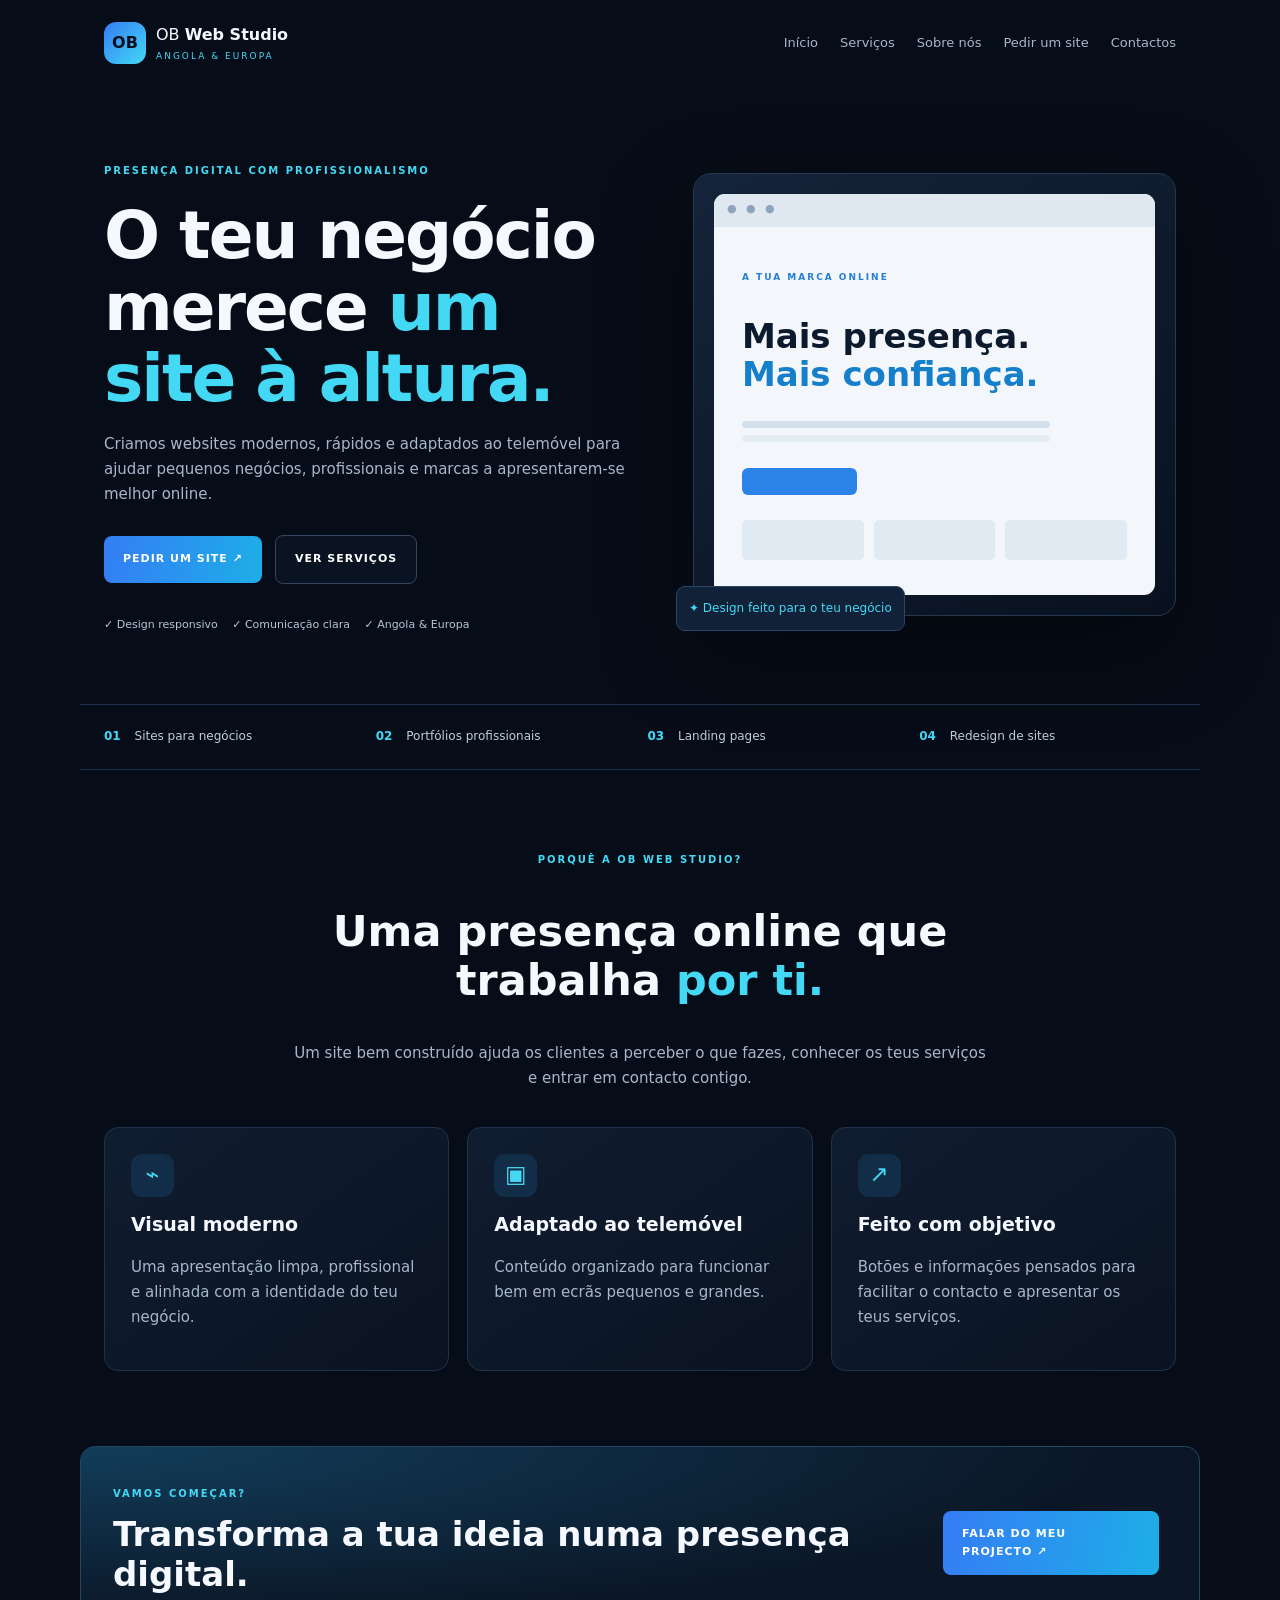
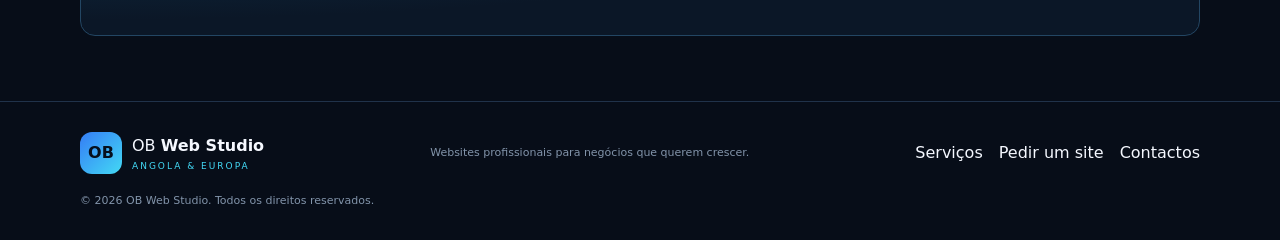
<file: index.html>
<!doctype html><html lang="pt"><head><meta charset="utf-8"><meta name="viewport" content="width=device-width,initial-scale=1"><meta name="description" content="Websites profissionais para Angola e Europa"><title>OB Web Studio | Sites profissionais</title><link rel="stylesheet" href="style.css"></head><body>
<header><a class="brand" href="index.html"><span class="logo">OB</span><span>OB <b>Web Studio</b><small>ANGOLA & EUROPA</small></span></a><button class="hamb" onclick="document.querySelector('nav').classList.toggle('open')">☰</button><nav><a href="index.html">Início</a><a href="servicos.html">Serviços</a><a href="sobre.html">Sobre nós</a><a href="pedido.html">Pedir um site</a><a href="contactos.html">Contactos</a></nav></header>
<main><section class="hero"><div><span class="eyebrow">PRESENÇA DIGITAL COM PROFISSIONALISMO</span><h1>O teu negócio merece <em>um site à altura.</em></h1><p>Criamos websites modernos, rápidos e adaptados ao telemóvel para ajudar pequenos negócios, profissionais e marcas a apresentarem-se melhor online.</p><a class="btn" href="pedido.html">PEDIR UM SITE ↗</a> <a class="btn alt" href="servicos.html">VER SERVIÇOS</a><div class="ticks">✓ Design responsivo　 ✓ Comunicação clara　 ✓ Angola & Europa</div></div><div class="preview"><div class="browser"><div class="dots">● ● ●</div><div class="mock"><small>A TUA MARCA ONLINE</small><h2>Mais presença.<br><em>Mais confiança.</em></h2><div class="line"></div><div class="buttonfake"></div><div class="blocks"><i></i><i></i><i></i></div></div></div><div class="badge">✦ Design feito para o teu negócio</div></div></section>
<section class="stats"><div><b>01</b> Sites para negócios</div><div><b>02</b> Portfólios profissionais</div><div><b>03</b> Landing pages</div><div><b>04</b> Redesign de sites</div></section>
<section class="section"><div class="center"><span class="eyebrow">PORQUÊ A OB WEB STUDIO?</span><h2>Uma presença online que trabalha <em>por ti.</em></h2><p>Um site bem construído ajuda os clientes a perceber o que fazes, conhecer os teus serviços e entrar em contacto contigo.</p></div><div class="grid three"><article><span class="icon">⌁</span><h3>Visual moderno</h3><p>Uma apresentação limpa, profissional e alinhada com a identidade do teu negócio.</p></article><article><span class="icon">▣</span><h3>Adaptado ao telemóvel</h3><p>Conteúdo organizado para funcionar bem em ecrãs pequenos e grandes.</p></article><article><span class="icon">↗</span><h3>Feito com objetivo</h3><p>Botões e informações pensados para facilitar o contacto e apresentar os teus serviços.</p></article></div></section>
<section class="callout"><div><span class="eyebrow">VAMOS COMEÇAR?</span><h2>Transforma a tua ideia numa presença digital.</h2></div><a class="btn" href="pedido.html">FALAR DO MEU PROJECTO ↗</a></section></main>
<footer><a class="brand" href="index.html"><span class="logo">OB</span><span>OB <b>Web Studio</b><small>ANGOLA & EUROPA</small></span></a><p>Websites profissionais para negócios que querem crescer.</p><div><a href="servicos.html">Serviços</a>　<a href="pedido.html">Pedir um site</a>　<a href="contactos.html">Contactos</a></div><small>© <span id="year"></span> OB Web Studio. Todos os direitos reservados.</small></footer><script src="script.js"></script></body></html>
</file>
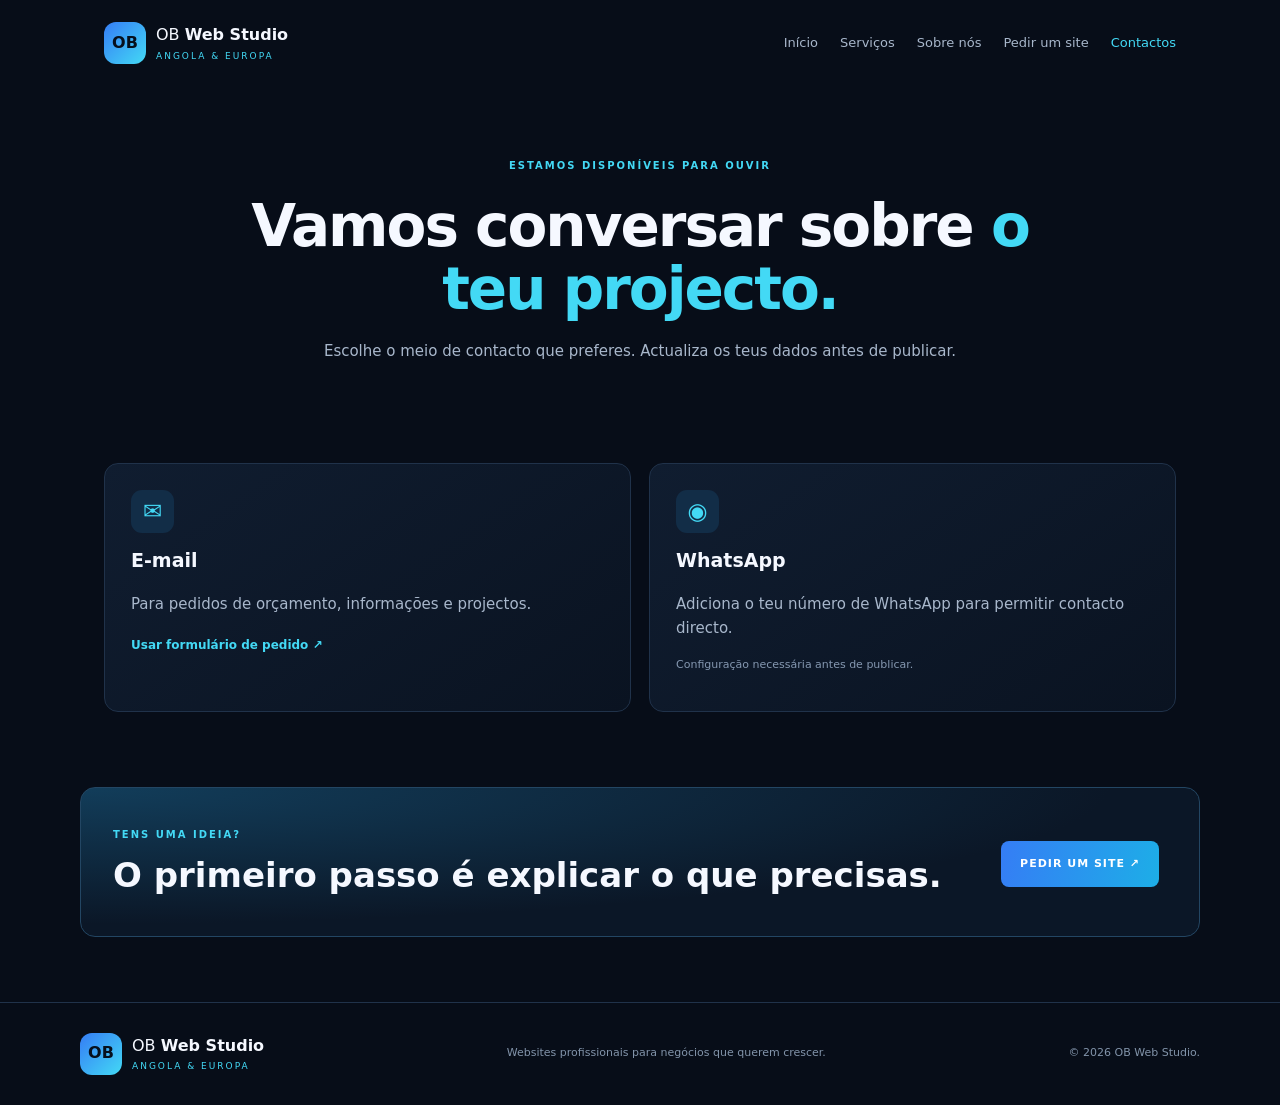
<file: contactos.html>
<!doctype html><html lang="pt"><head><meta charset="utf-8"><meta name="viewport" content="width=device-width,initial-scale=1"><title>Contactos | OB Web Studio</title><link rel="stylesheet" href="style.css"></head><body><header><a class="brand" href="index.html"><span class="logo">OB</span><span>OB <b>Web Studio</b><small>ANGOLA & EUROPA</small></span></a><button class="hamb" onclick="document.querySelector('nav').classList.toggle('open')">☰</button><nav><a href="index.html">Início</a><a href="servicos.html">Serviços</a><a href="sobre.html">Sobre nós</a><a href="pedido.html">Pedir um site</a><a class="active" href="contactos.html">Contactos</a></nav></header><section class="pagehead"><span class="eyebrow">ESTAMOS DISPONÍVEIS PARA OUVIR</span><h1>Vamos conversar sobre <em>o teu projecto.</em></h1><p>Escolhe o meio de contacto que preferes. Actualiza os teus dados antes de publicar.</p></section><section class="section grid two"><article><span class="icon">✉</span><h3>E-mail</h3><p>Para pedidos de orçamento, informações e projectos.</p><a class="link" href="pedido.html">Usar formulário de pedido ↗</a></article><article><span class="icon">◉</span><h3>WhatsApp</h3><p>Adiciona o teu número de WhatsApp para permitir contacto directo.</p><p class="note">Configuração necessária antes de publicar.</p></article></section><section class="callout"><div><span class="eyebrow">TENS UMA IDEIA?</span><h2>O primeiro passo é explicar o que precisas.</h2></div><a class="btn" href="pedido.html">PEDIR UM SITE ↗</a></section><footer><a class="brand" href="index.html"><span class="logo">OB</span><span>OB <b>Web Studio</b><small>ANGOLA & EUROPA</small></span></a><p>Websites profissionais para negócios que querem crescer.</p><small>© <span id="year"></span> OB Web Studio.</small></footer><script src="script.js"></script></body></html>
</file>
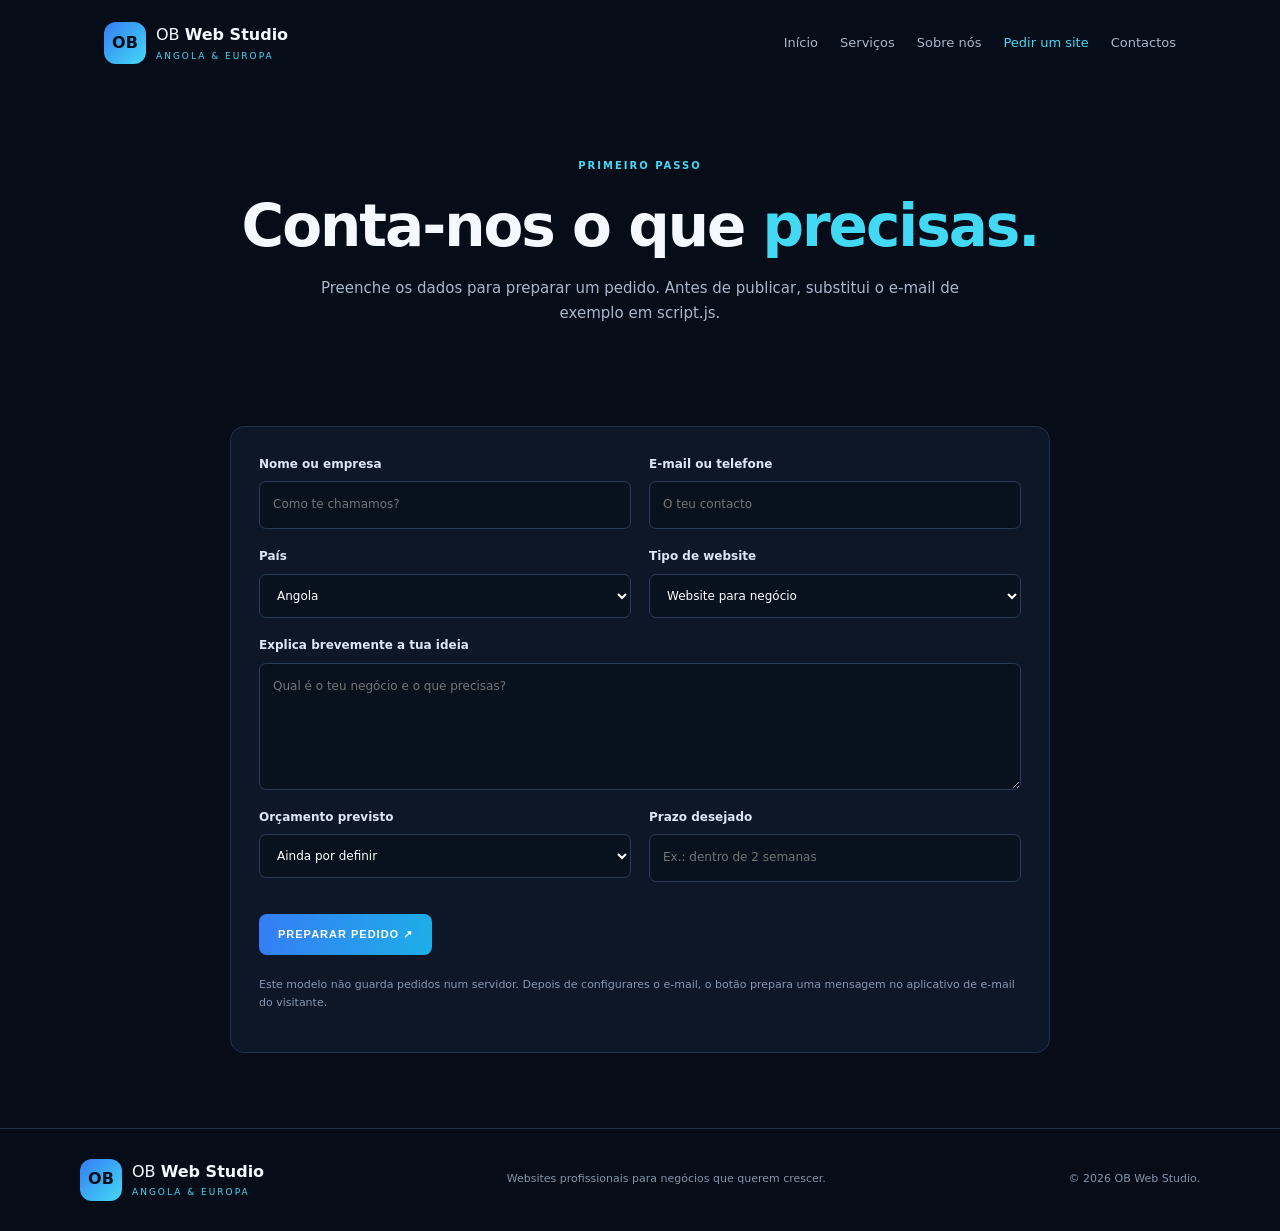
<file: pedido.html>
<!doctype html><html lang="pt"><head><meta charset="utf-8"><meta name="viewport" content="width=device-width,initial-scale=1"><title>Pedir um site | OB Web Studio</title><link rel="stylesheet" href="style.css"></head><body><header><a class="brand" href="index.html"><span class="logo">OB</span><span>OB <b>Web Studio</b><small>ANGOLA & EUROPA</small></span></a><button class="hamb" onclick="document.querySelector('nav').classList.toggle('open')">☰</button><nav><a href="index.html">Início</a><a href="servicos.html">Serviços</a><a href="sobre.html">Sobre nós</a><a class="active" href="pedido.html">Pedir um site</a><a href="contactos.html">Contactos</a></nav></header><section class="pagehead"><span class="eyebrow">PRIMEIRO PASSO</span><h1>Conta-nos o que <em>precisas.</em></h1><p>Preenche os dados para preparar um pedido. Antes de publicar, substitui o e-mail de exemplo em script.js.</p></section><section class="section"><form id="requestForm"><label>Nome ou empresa<input name="name" required placeholder="Como te chamamos?"></label><label>E-mail ou telefone<input name="contact" required placeholder="O teu contacto"></label><label>País<select name="country"><option>Angola</option><option>Portugal</option><option>Outro país europeu</option><option>Outro</option></select></label><label>Tipo de website<select name="type"><option>Website para negócio</option><option>Portfólio profissional</option><option>Landing page</option><option>Redesign de website</option><option>Ainda não sei</option></select></label><label class="wide">Explica brevemente a tua ideia<textarea name="details" rows="5" placeholder="Qual é o teu negócio e o que precisas?"></textarea></label><label>Orçamento previsto<select name="budget"><option>Ainda por definir</option><option>Até 50 € / valor equivalente</option><option>50–150 € / valor equivalente</option><option>150 € ou mais / valor equivalente</option></select></label><label>Prazo desejado<input name="deadline" placeholder="Ex.: dentro de 2 semanas"></label><div class="wide"><button class="btn" type="submit">PREPARAR PEDIDO ↗</button><p class="note">Este modelo não guarda pedidos num servidor. Depois de configurares o e-mail, o botão prepara uma mensagem no aplicativo de e-mail do visitante.</p><p id="formStatus" class="note" role="status"></p></div></form></section><footer><a class="brand" href="index.html"><span class="logo">OB</span><span>OB <b>Web Studio</b><small>ANGOLA & EUROPA</small></span></a><p>Websites profissionais para negócios que querem crescer.</p><small>© <span id="year"></span> OB Web Studio.</small></footer><script src="script.js"></script></body></html>
</file>
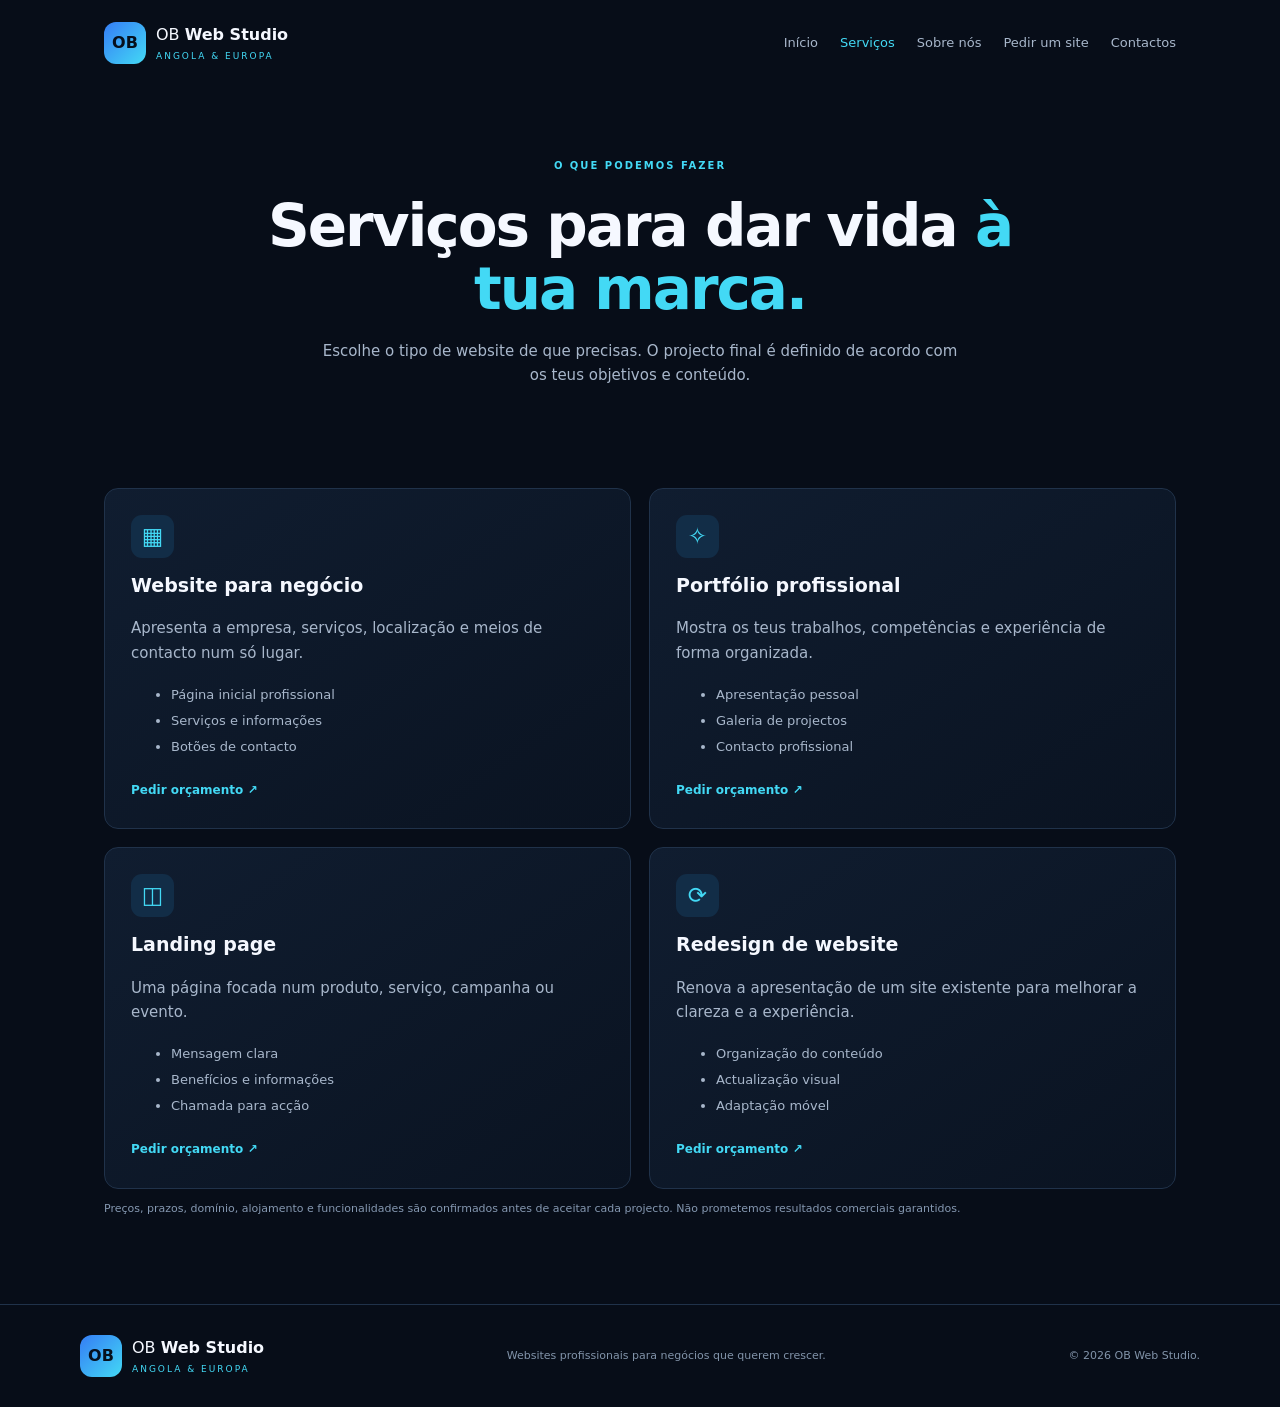
<file: servicos.html>
<!doctype html><html lang="pt"><head><meta charset="utf-8"><meta name="viewport" content="width=device-width,initial-scale=1"><title>Serviços | OB Web Studio</title><link rel="stylesheet" href="style.css"></head><body><header><a class="brand" href="index.html"><span class="logo">OB</span><span>OB <b>Web Studio</b><small>ANGOLA & EUROPA</small></span></a><button class="hamb" onclick="document.querySelector('nav').classList.toggle('open')">☰</button><nav><a href="index.html">Início</a><a class="active" href="servicos.html">Serviços</a><a href="sobre.html">Sobre nós</a><a href="pedido.html">Pedir um site</a><a href="contactos.html">Contactos</a></nav></header><section class="pagehead"><span class="eyebrow">O QUE PODEMOS FAZER</span><h1>Serviços para dar vida <em>à tua marca.</em></h1><p>Escolhe o tipo de website de que precisas. O projecto final é definido de acordo com os teus objetivos e conteúdo.</p></section><section class="section"><div class="grid two"><article><span class="icon">▦</span><h3>Website para negócio</h3><p>Apresenta a empresa, serviços, localização e meios de contacto num só lugar.</p><ul><li>Página inicial profissional</li><li>Serviços e informações</li><li>Botões de contacto</li></ul><a class="link" href="pedido.html">Pedir orçamento ↗</a></article><article><span class="icon">✧</span><h3>Portfólio profissional</h3><p>Mostra os teus trabalhos, competências e experiência de forma organizada.</p><ul><li>Apresentação pessoal</li><li>Galeria de projectos</li><li>Contacto profissional</li></ul><a class="link" href="pedido.html">Pedir orçamento ↗</a></article><article><span class="icon">◫</span><h3>Landing page</h3><p>Uma página focada num produto, serviço, campanha ou evento.</p><ul><li>Mensagem clara</li><li>Benefícios e informações</li><li>Chamada para acção</li></ul><a class="link" href="pedido.html">Pedir orçamento ↗</a></article><article><span class="icon">⟳</span><h3>Redesign de website</h3><p>Renova a apresentação de um site existente para melhorar a clareza e a experiência.</p><ul><li>Organização do conteúdo</li><li>Actualização visual</li><li>Adaptação móvel</li></ul><a class="link" href="pedido.html">Pedir orçamento ↗</a></article></div><p class="note">Preços, prazos, domínio, alojamento e funcionalidades são confirmados antes de aceitar cada projecto. Não prometemos resultados comerciais garantidos.</p></section><footer><a class="brand" href="index.html"><span class="logo">OB</span><span>OB <b>Web Studio</b><small>ANGOLA & EUROPA</small></span></a><p>Websites profissionais para negócios que querem crescer.</p><small>© <span id="year"></span> OB Web Studio.</small></footer><script src="script.js"></script></body></html>
</file>
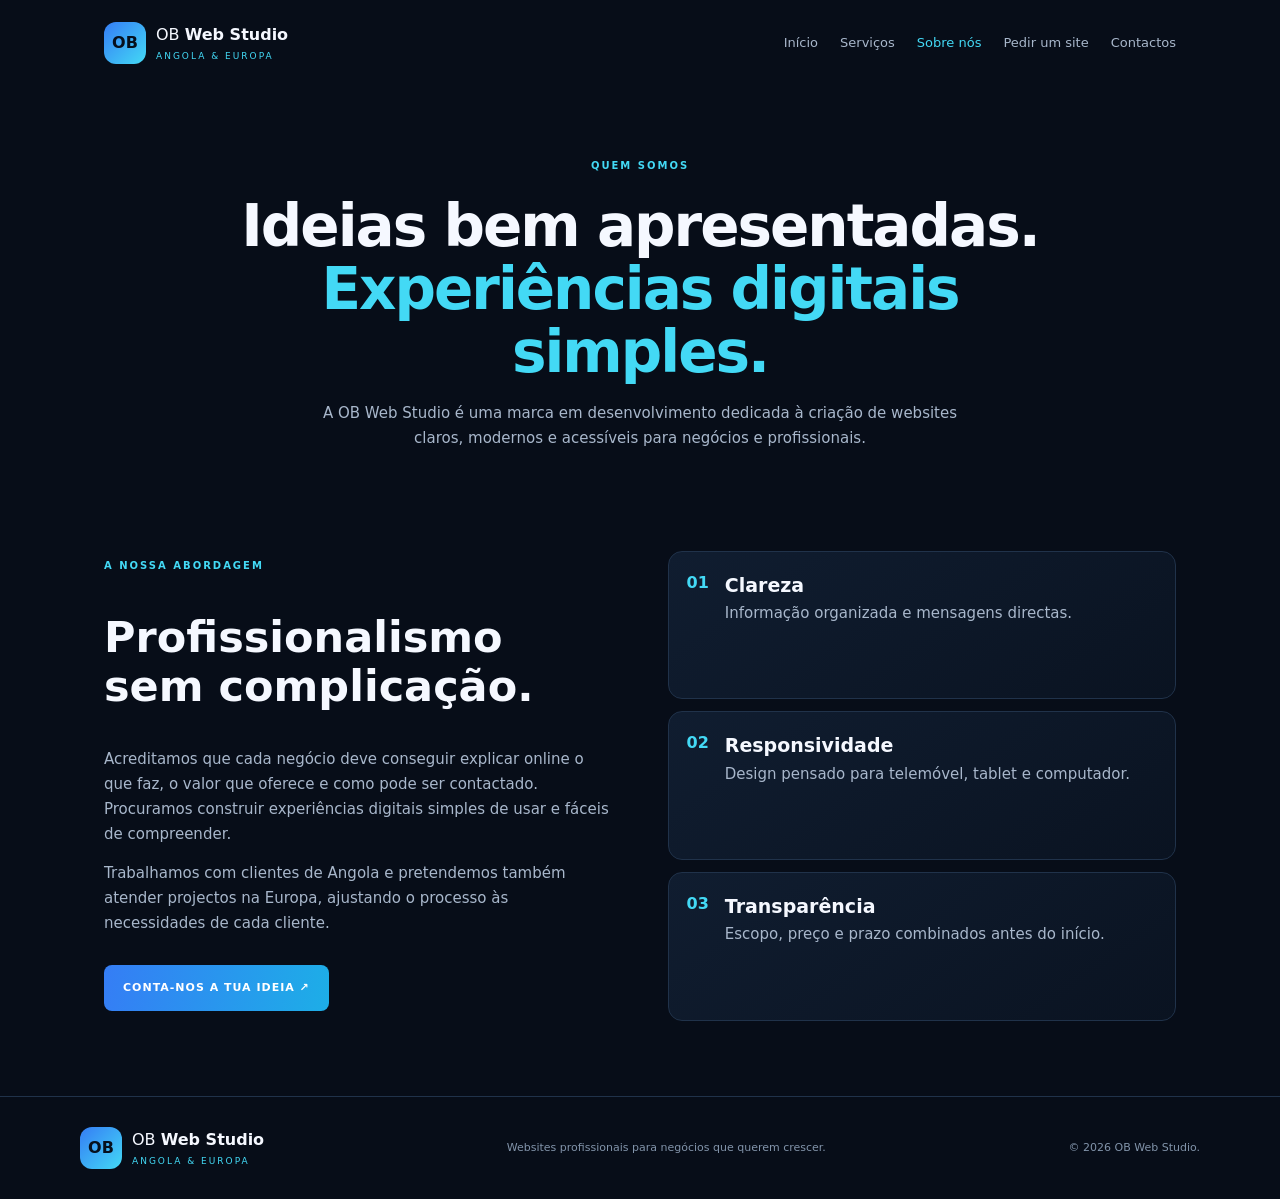
<file: sobre.html>
<!doctype html><html lang="pt"><head><meta charset="utf-8"><meta name="viewport" content="width=device-width,initial-scale=1"><title>Sobre nós | OB Web Studio</title><link rel="stylesheet" href="style.css"></head><body><header><a class="brand" href="index.html"><span class="logo">OB</span><span>OB <b>Web Studio</b><small>ANGOLA & EUROPA</small></span></a><button class="hamb" onclick="document.querySelector('nav').classList.toggle('open')">☰</button><nav><a href="index.html">Início</a><a href="servicos.html">Serviços</a><a class="active" href="sobre.html">Sobre nós</a><a href="pedido.html">Pedir um site</a><a href="contactos.html">Contactos</a></nav></header><section class="pagehead"><span class="eyebrow">QUEM SOMOS</span><h1>Ideias bem apresentadas. <em>Experiências digitais simples.</em></h1><p>A OB Web Studio é uma marca em desenvolvimento dedicada à criação de websites claros, modernos e acessíveis para negócios e profissionais.</p></section><section class="section about"><div><span class="eyebrow">A NOSSA ABORDAGEM</span><h2>Profissionalismo sem complicação.</h2><p>Acreditamos que cada negócio deve conseguir explicar online o que faz, o valor que oferece e como pode ser contactado. Procuramos construir experiências digitais simples de usar e fáceis de compreender.</p><p>Trabalhamos com clientes de Angola e pretendemos também atender projectos na Europa, ajustando o processo às necessidades de cada cliente.</p><a class="btn" href="pedido.html">CONTA-NOS A TUA IDEIA ↗</a></div><div class="values"><article><b>01</b><div><h3>Clareza</h3><p>Informação organizada e mensagens directas.</p></div></article><article><b>02</b><div><h3>Responsividade</h3><p>Design pensado para telemóvel, tablet e computador.</p></div></article><article><b>03</b><div><h3>Transparência</h3><p>Escopo, preço e prazo combinados antes do início.</p></div></article></div></section><footer><a class="brand" href="index.html"><span class="logo">OB</span><span>OB <b>Web Studio</b><small>ANGOLA & EUROPA</small></span></a><p>Websites profissionais para negócios que querem crescer.</p><small>© <span id="year"></span> OB Web Studio.</small></footer><script src="script.js"></script></body></html>
</file>
<file: style.css>
:root{--bg:#070d18;--panel:#0d1727;--text:#f5f8ff;--muted:#a8b7cb;--cyan:#43d9f5;--blue:#357df5;--line:#20324a;--max:1120px}*{box-sizing:border-box}body{margin:0;background:var(--bg);color:var(--text);font:16px/1.65 Inter,system-ui,-apple-system,"Segoe UI",sans-serif}a{color:inherit;text-decoration:none}header{max-width:var(--max);margin:auto;padding:22px 24px;display:flex;align-items:center;justify-content:space-between;gap:22px}.brand{display:flex;align-items:center;gap:10px;font-size:16px;white-space:nowrap}.brand small{display:block;font-size:9px;letter-spacing:2px;color:var(--cyan)}.logo{display:grid;place-items:center;width:42px;height:42px;border-radius:12px;background:linear-gradient(135deg,var(--blue),var(--cyan));color:#06101d;font-weight:900}.brand b{font-weight:800}nav{display:flex;gap:22px;font-size:13px;color:var(--muted)}nav a:hover,nav .active{color:var(--cyan)}.hamb{display:none;background:none;border:1px solid var(--line);color:white;padding:8px;border-radius:8px;font-size:20px}.hero{max-width:var(--max);margin:auto;padding:70px 24px;display:grid;grid-template-columns:1.05fr .95fr;gap:55px;align-items:center;min-height:570px}.eyebrow{font-size:10px;letter-spacing:2px;color:var(--cyan);font-weight:800}.hero h1,.pagehead h1{font-size:clamp(40px,5.2vw,66px);line-height:1.08;letter-spacing:-2px;margin:18px 0}.hero em,.pagehead em,.center em{font-style:normal;color:var(--cyan)}p{color:var(--muted);font-size:15px}.hero p{max-width:580px}.btn{display:inline-block;margin:14px 8px 10px 0;padding:14px 19px;border-radius:8px;background:linear-gradient(100deg,var(--blue),#1daee7);font-size:11px;letter-spacing:1px;font-weight:800;color:white;border:0;cursor:pointer}.btn.alt{border:1px solid #34465e;background:#0a1321}.ticks{margin-top:22px;font-size:11px;color:#b7c5d8}.preview{position:relative;padding:20px;border:1px solid #253850;border-radius:18px;background:linear-gradient(145deg,#14243a,#09111f);box-shadow:0 35px 90px #0007}.browser{border-radius:11px;overflow:hidden;background:#f3f7fb;min-height:320px}.dots{height:33px;background:#dfe7f0;color:#8fa4bb;font-size:11px;padding:6px 13px;letter-spacing:3px}.mock{padding:35px 28px;color:#0b1a2c}.mock small{font-size:9px;letter-spacing:2px;color:#267ed5;font-weight:900}.mock h2{font-size:34px;line-height:1.12}.mock em{font-style:normal;color:#167fcb}.line{height:7px;width:80%;background:#d4e0ec;border-radius:8px;box-shadow:0 14px 0 #e3ebf3}.buttonfake{width:115px;height:27px;border-radius:6px;background:#2b83e8;margin-top:40px}.blocks{display:flex;gap:10px;margin-top:25px}.blocks i{height:40px;flex:1;background:#e0eaf3;border-radius:5px}.badge{position:absolute;bottom:-16px;left:-18px;background:#102138;border:1px solid #2b4564;border-radius:9px;padding:12px;color:var(--cyan);font-size:12px}.stats{max-width:var(--max);margin:auto;border-block:1px solid var(--line);padding:22px 24px;display:grid;grid-template-columns:repeat(4,1fr);gap:15px;color:#c2cede;font-size:12px}.stats b{color:var(--cyan);margin-right:10px}.section{max-width:var(--max);margin:auto;padding:75px 24px}.center{text-align:center;max-width:700px;margin:0 auto 36px}.center h2,.about h2{font-size:clamp(30px,4vw,43px);line-height:1.15}.grid{display:grid;gap:18px}.three{grid-template-columns:repeat(3,1fr)}.two{grid-template-columns:repeat(2,1fr)}article{border:1px solid var(--line);background:linear-gradient(145deg,#101d30,#0a1321);border-radius:14px;padding:26px}article h3{margin:12px 0 5px;font-size:19px}.icon{width:43px;height:43px;display:grid;place-items:center;border-radius:11px;background:#122d47;color:var(--cyan);font-size:23px}.callout{max-width:var(--max);margin:0 auto 65px;padding:32px;border:1px solid #234663;border-radius:15px;background:radial-gradient(ellipse at 0 0,#123d5a,#0b1727 65%);display:flex;justify-content:space-between;align-items:center;gap:20px}.callout h2{font-size:clamp(24px,3vw,34px);line-height:1.2;margin:8px 0}footer{border-top:1px solid var(--line);padding:30px max(24px,calc((100% - var(--max))/2));display:flex;align-items:center;justify-content:space-between;gap:18px;flex-wrap:wrap}footer p,footer small{font-size:11px;color:#8294aa}.pagehead{max-width:850px;margin:auto;padding:65px 24px 25px;text-align:center}.pagehead h1{font-size:clamp(38px,5vw,58px)}.pagehead p{max-width:650px;margin:auto}.link{color:var(--cyan);font-size:12px;font-weight:800}li{color:var(--muted);font-size:13px;line-height:2}.note{font-size:11px;color:#8598b1}.about{display:grid;grid-template-columns:1fr 1fr;gap:55px}.values{display:grid;gap:12px}.values article{display:flex;gap:16px;padding:18px}.values article>b{color:var(--cyan)}.values h3,.values p{margin:0}form{max-width:820px;margin:auto;padding:28px;border:1px solid var(--line);background:var(--panel);border-radius:14px;display:grid;grid-template-columns:1fr 1fr;gap:18px}label{display:flex;flex-direction:column;gap:7px;font-size:12px;font-weight:700;color:#dbe7f7}input,select,textarea{width:100%;border:1px solid #2a3d56;background:#08111e;color:white;border-radius:7px;padding:13px;font:inherit;font-weight:400}input:focus,select:focus,textarea:focus{outline:1px solid var(--cyan)}.wide{grid-column:1/-1}.note{font-weight:400}@media(max-width:800px){header{padding:16px 18px;flex-wrap:wrap}.hamb{display:block}nav{display:none;flex-basis:100%;flex-direction:column;gap:12px;padding:10px 0}nav.open{display:flex}.hero{grid-template-columns:1fr;padding:48px 21px;gap:35px}.preview{max-width:520px;width:95%;margin:auto}.stats{grid-template-columns:repeat(2,1fr)}.three,.two,.about{grid-template-columns:1fr}.section{padding:55px 20px}.callout{margin:0 18px 45px;align-items:flex-start;flex-direction:column;padding:25px}.pagehead{padding:48px 20px 20px}form{grid-template-columns:1fr;padding:20px}.wide{grid-column:auto}footer{padding:28px 20px}}
</file>
